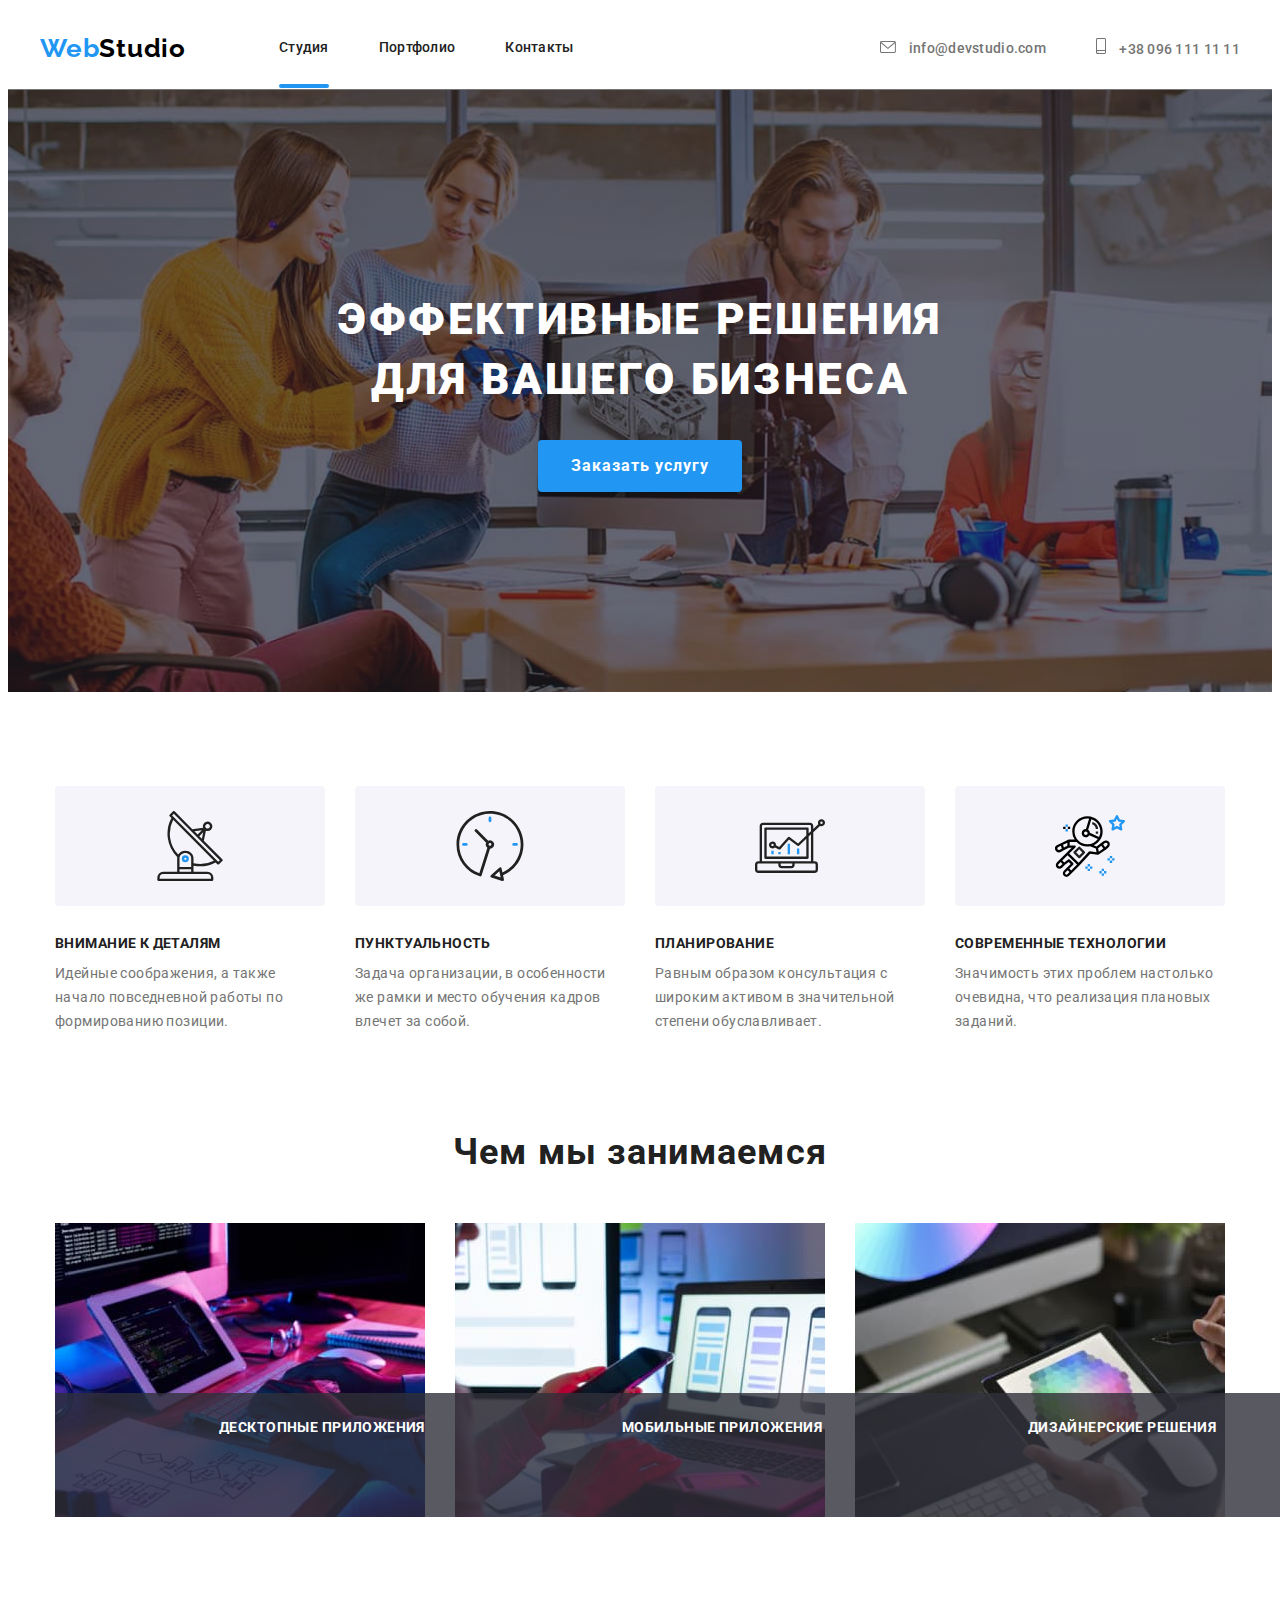
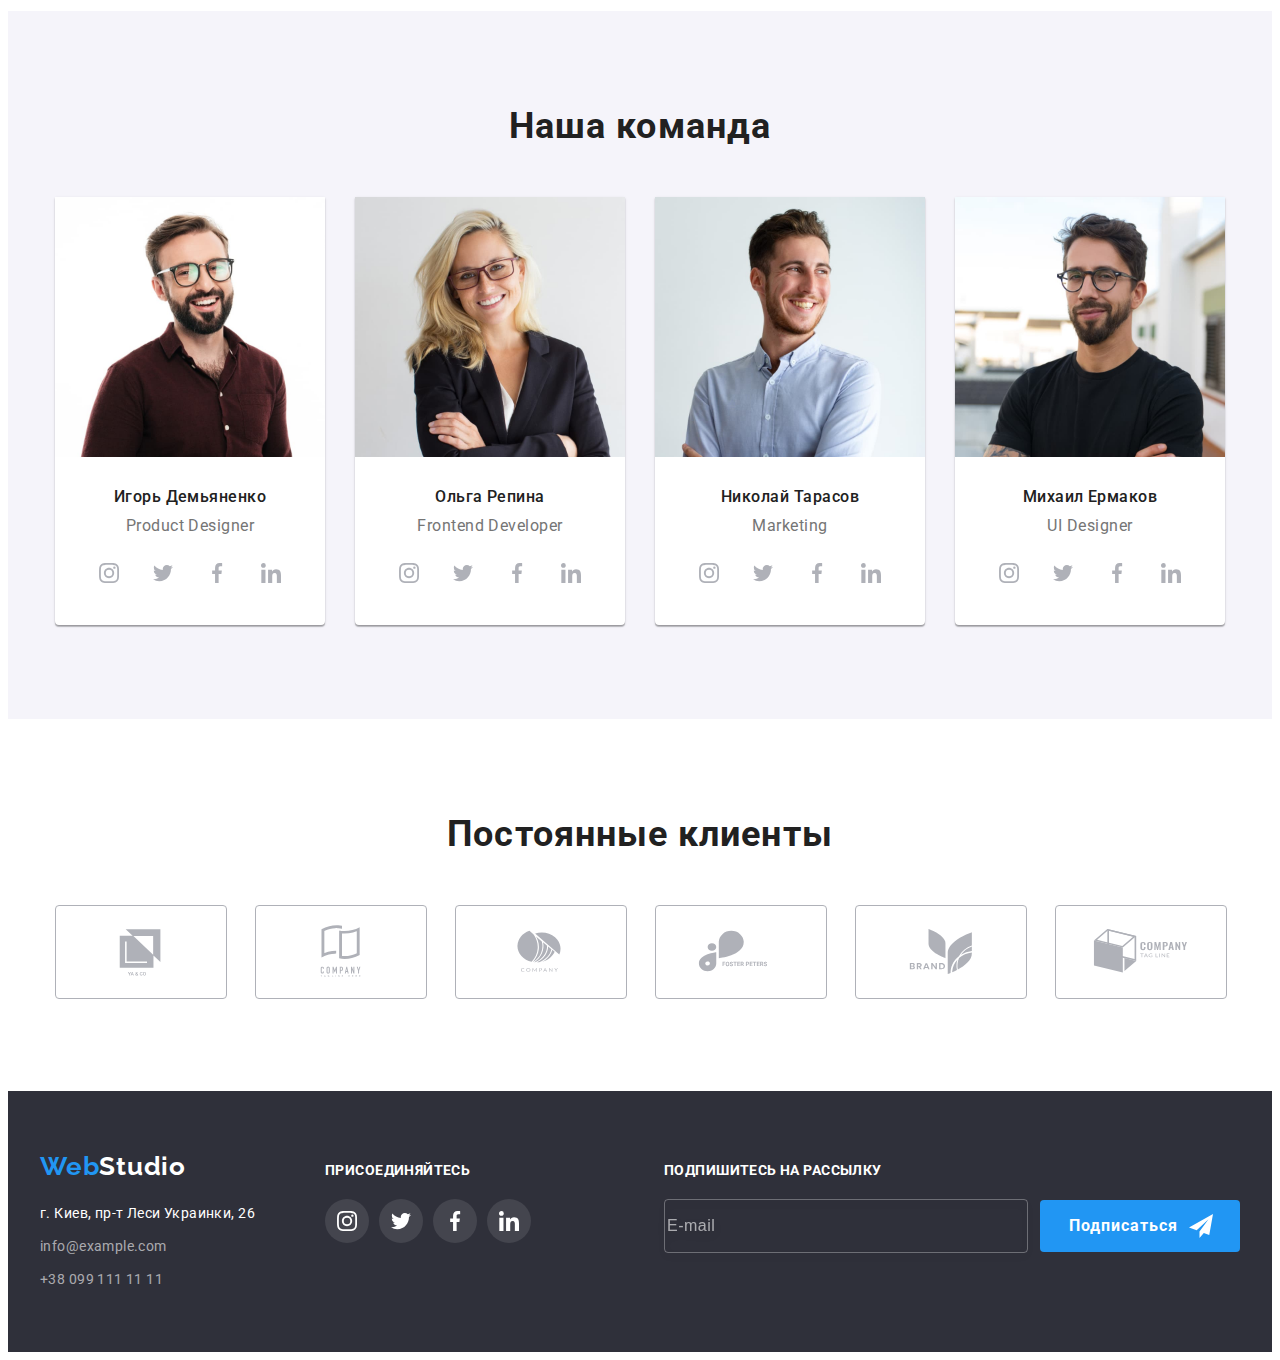
<file: index.html>
<!DOCTYPE html>
<html lang="ru">
  <head>
    <meta charset="UTF-8" />
    <meta http-equiv="X-UA-Compatible" content="IE=edge" />
    <meta name="viewport" content="width=device-width, initial-scale=1.0" />
    <title>Студия</title>
    <link rel="preconnect" href="https://fonts.googleapis.com" />
    <link rel="preconnect" href="https://fonts.gstatic.com" crossorigin />
    <link
      href="https://fonts.googleapis.com/css2?family=Raleway:wght@700&family=Roboto:wght@400;500;700;900&display=swap"
      rel="stylesheet"
    />
    <link
      rel="stylesheet"
      href="https://cdnjs.cloudflare.com/ajax/libs/modern-normalize/1.1.0/modern-normalize.min.css"
      integrity="sha512-wpPYUAdjBVSE4KJnH1VR1HeZfpl1ub8YT/NKx4PuQ5NmX2tKuGu6U/JRp5y+Y8XG2tV+wKQpNHVUX03MfMFn9Q=="
      crossorigin="anonymous"
      referrerpolicy="no-referrer"
    />
    <link rel="stylesheet" href="./css/styles.css" />
  </head>
  <body>
    <header class="header">
      <div class="container">
        <nav class="header-nav">
          <a class="logo" href="index.html"
            >Web<span class="logo-accent">Studio</span></a
          >

          <ul class="site-nav list">
            <li class="item">
              <a href="./index.html" class="header-link link current">Студия</a>
            </li>
            <li class="item">
              <a href="./portfolio.html" class="header-link link">Портфолио</a>
            </li>
            <li class="item">
              <a href="" class="header-link link">Контакты</a>
            </li>
          </ul>
        </nav>
        <ul class="contact-list list">
          <li class="contact-item">
            <a class="contact-link link" href="mailto:info@devstudio.com"
              ><svg class="contact-icon" width="16px" height="12px">
                <use href="./img/spraite.svg#icon-mailto"></use>
              </svg>
              info@devstudio.com
            </a>
          </li>
          <li class="contact-item">
            <a class="contact-link link" href="tel:+380961111111">
              <svg class="contact-icon" width="10px" height="16px">
                <use href="./img/spraite.svg#icon-smartphone"></use>
              </svg>
              +38 096 111 11 11
            </a>
          </li>
        </ul>
      </div>
    </header>
    <main>
      <section class="hero">
        <div class="container">
          <h1 class="hero-title">Эффективные решения для вашего бизнеса</h1>
          <button class="hero-btn button" type="button" data-modal-open>
            Заказать услугу
          </button>
        </div>
      </section>

      <section class="advantage">
        <div class="container">
          <h2 class="visually-hidden">Преимущества</h2>
          <ul class="advantage-list list">
            <li class="advantage-item icon-antenna">
              <div class="advantage-icon">
                <svg class="svg-advantage" width="70px" height="70px">
                  <use href="./img/spraite.svg#icon-antenna"></use>
                </svg>
              </div>
              <h3 class="advantage-title">Внимание к деталям</h3>
              <p class="advantage-text">
                Идейные соображения, а также начало повседневной работы по
                формированию позиции.
              </p>
            </li>
            <li class="advantage-item icon-clock">
              <div class="advantage-icon">
                <svg class="svg-advantage" width="70px" height="70px">
                  <use href="./img/spraite.svg#icon-clock"></use>
                </svg>
              </div>
              <h3 class="advantage-title">Пунктуальность</h3>
              <p class="advantage-text">
                Задача организации, в особенности же рамки и место обучения
                кадров влечет за собой.
              </p>
            </li>
            <li class="advantage-item icon-diagram">
              <div class="advantage-icon">
                <svg class="svg-advantage" width="70px" height="70px">
                  <use href="./img/spraite.svg#icon-diagram"></use>
                </svg>
              </div>
              <h3 class="advantage-title">Планирование</h3>
              <p class="advantage-text">
                Равным образом консультация с широким активом в значительной
                степени обуславливает.
              </p>
            </li>
            <li class="advantage-item icon-astronaut">
              <div class="advantage-icon">
                <svg class="svg-advantage" width="70px" height="70px">
                  <use href="./img/spraite.svg#icon-astronaut"></use>
                </svg>
              </div>
              <h3 class="advantage-title">Современные технологии</h3>
              <p class="advantage-text">
                Значимость этих проблем настолько очевидна, что реализация
                плановых заданий.
              </p>
            </li>
          </ul>
        </div>
      </section>

      <section class="work">
        <div class="container">
          <h2 class="work-title">Чем мы занимаемся</h2>
          <ul class="work-list list">
            <li class="work-item">
              <div class="work-img">
                <img
                  src="./img/img1.jpg"
                  alt="Десктопные приложения"
                  width="370"
                />
                <p class="work-top-text">Десктопные приложения</p>
              </div>
            </li>
            <li class="work-item">
              <div class="work-img">
                <img
                  src="./img/img2.jpg"
                  alt="Мобильные приложения"
                  width="370"
                />
                <p class="work-top-text">Мобильные приложения</p>
              </div>
            </li>
            <li class="work-item">
              <div class="work-img">
                <img
                  src="./img/img3.jpg"
                  alt="Дизайнерские решения"
                  width="370"
                />
                <p class="work-top-text">Дизайнерские решения</p>
              </div>
            </li>
          </ul>
        </div>
      </section>
      <section class="team">
        <div class="container">
          <h2 class="team-top-title">Наша команда</h2>
          <ul class="team-list list">
            <li class="team-item">
              <img src="./img/img4.jpg" alt="фото дизайнера" width="270" />
              <div class="team-box">
                <h3 class="team-title">Игорь Демьяненко</h3>
                <p class="team-text" lang="en">Product Designer</p>
                <ul class="team-coslink-list list">
                  <li class="team-coslink-item">
                    <a class="team-coslink-link link" href="">
                      <svg class="coslink-icon" width="20px" height="20px">
                        <use href="./img/spraite.svg#icon-instagram"></use>
                      </svg>
                    </a>
                  </li>
                  <li class="team-coslink-item">
                    <a class="team-coslink-link link" href="">
                      <svg class="coslink-icon" width="20px" height="20px">
                        <use href="./img/spraite.svg#icon-twitter"></use>
                      </svg>
                    </a>
                  </li>
                  <li class="team-coslink-item">
                    <a class="team-coslink-link link" href="">
                      <svg class="coslink-icon" width="20px" height="20px">
                        <use href="./img/spraite.svg#icon-facebook"></use>
                      </svg>
                    </a>
                  </li>
                  <li class="team-coslink-item">
                    <a class="team-coslink-link link" href="">
                      <svg class="coslink-icon" width="20px" height="20px">
                        <use href="./img/spraite.svg#icon-linkedin"></use>
                      </svg>
                    </a>
                  </li>
                </ul>
              </div>
            </li>
            <li class="team-item">
              <img src="./img/img5.jpg" alt="фото разработчика" width="270" />
              <div class="team-box">
                <h3 class="team-title">Ольга Репина</h3>
                <p class="team-text" lang="en">Frontend Developer</p>

                <ul class="team-coslink-list list">
                  <li class="team-coslink-item">
                    <a class="team-coslink-link link" href="">
                      <svg class="coslink-icon" width="20px" height="20px">
                        <use href="./img/spraite.svg#icon-instagram"></use>
                      </svg>
                    </a>
                  </li>
                  <li class="team-coslink-item">
                    <a class="team-coslink-link link" href="">
                      <svg class="coslink-icon" width="20px" height="20px">
                        <use href="./img/spraite.svg#icon-twitter"></use>
                      </svg>
                    </a>
                  </li>
                  <li class="team-coslink-item">
                    <a class="team-coslink-link link" href="">
                      <svg class="coslink-icon" width="20px" height="20px">
                        <use href="./img/spraite.svg#icon-facebook"></use>
                      </svg>
                    </a>
                  </li>
                  <li class="team-coslink-item">
                    <a class="team-coslink-link link" href="">
                      <svg class="coslink-icon" width="20px" height="20px">
                        <use href="./img/spraite.svg#icon-linkedin"></use>
                      </svg>
                    </a>
                  </li>
                </ul>
              </div>
            </li>
            <li class="team-item">
              <img src="./img/img6.jpg" alt="фото маркетолога" width="270" />
              <div class="team-box">
                <h3 class="team-title">Николай Тарасов</h3>
                <p class="team-text" lang="en">Marketing</p>

                <ul class="team-coslink-list list">
                  <li class="team-coslink-item">
                    <a class="team-coslink-link link" href="">
                      <svg class="coslink-icon" width="20px" height="20px">
                        <use href="./img/spraite.svg#icon-instagram"></use>
                      </svg>
                    </a>
                  </li>
                  <li class="team-coslink-item">
                    <a class="team-coslink-link link" href="">
                      <svg class="coslink-icon" width="20px" height="20px">
                        <use href="./img/spraite.svg#icon-twitter"></use>
                      </svg>
                    </a>
                  </li>
                  <li class="team-coslink-item">
                    <a class="team-coslink-link link" href="">
                      <svg class="coslink-icon" width="20px" height="20px">
                        <use href="./img/spraite.svg#icon-facebook"></use>
                      </svg>
                    </a>
                  </li>
                  <li class="team-coslink-item">
                    <a class="team-coslink-link link" href="">
                      <svg class="coslink-icon" width="20px" height="20px">
                        <use href="./img/spraite.svg#icon-linkedin"></use>
                      </svg>
                    </a>
                  </li>
                </ul>
              </div>
            </li>
            <li class="team-item">
              <img src="./img/img7.jpg" alt="фото дизайнера" width="270" />
              <div class="team-box">
                <h3 class="team-title">Михаил Ермаков</h3>
                <p class="team-text" lang="en">UI Designer</p>

                <ul class="team-coslink-list list">
                  <li class="team-coslink-item">
                    <a class="team-coslink-link link" href="">
                      <svg class="coslink-icon" width="20px" height="20px">
                        <use href="./img/spraite.svg#icon-instagram"></use>
                      </svg>
                    </a>
                  </li>
                  <li class="team-coslink-item">
                    <a class="team-coslink-link link" href="">
                      <svg class="coslink-icon" width="20px" height="20px">
                        <use href="./img/spraite.svg#icon-twitter"></use>
                      </svg>
                    </a>
                  </li>
                  <li class="team-coslink-item">
                    <a class="team-coslink-link link" href="">
                      <svg class="coslink-icon" width="20px" height="20px">
                        <use href="./img/spraite.svg#icon-facebook"></use>
                      </svg>
                    </a>
                  </li>
                  <li class="team-coslink-item">
                    <a class="team-coslink-link link" href="">
                      <svg class="coslink-icon" width="20px" height="20px">
                        <use href="./img/spraite.svg#icon-linkedin"></use>
                      </svg>
                    </a>
                  </li>
                </ul>
              </div>
            </li>
          </ul>
        </div>
      </section>
      <section class="client">
        <div class="container">
          <h2 class="title-client">Постоянные клиенты</h2>
          <ul class="list-client list">
            <li class="item-client">
              <a class="item-client-link link" href=""
                ><svg class="client-icon" width="106px" height="60px">
                  <use href="./img/spraite.svg#icon-client-1"></use>
                </svg>
              </a>
            </li>
            <li class="item-client">
              <a class="item-client-link link" href=""
                ><svg class="client-icon" width="106px" height="60px">
                  <use href="./img/spraite.svg#icon-client-2"></use>
                </svg>
              </a>
            </li>
            <li class="item-client">
              <a class="item-client-link link" href=""
                ><svg class="client-icon" width="106px" height="60px">
                  <use href="./img/spraite.svg#icon-client-3"></use>
                </svg>
              </a>
            </li>
            <li class="item-client">
              <a class="item-client-link link" href=""
                ><svg class="client-icon" width="106px" height="60px">
                  <use href="./img/spraite.svg#icon-client-4"></use>
                </svg>
              </a>
            </li>
            <li class="item-client">
              <a class="item-client-link link" href=""
                ><svg class="client-icon" width="106px" height="60px">
                  <use href="./img/spraite.svg#icon-client-5"></use>
                </svg>
              </a>
            </li>
            <li class="item-client">
              <a class="item-client-link link" href=""
                ><svg class="client-icon" width="106px" height="60px">
                  <use href="./img/spraite.svg#icon-client-6"></use>
                </svg>
              </a>
            </li>
          </ul>
        </div>
      </section>
    </main>

    <footer class="footer">
      <div class="container">
        <div class="footer-address-box">
          <a class="logo-footer" href="index.html"
            >Web<span class="logo-accent-footer">Studio</span></a
          >
          <address class="footer-address">
            г. Киев, пр-т Леси Украинки, 26
          </address>
          <ul class="footer-list list">
            <li class="footer-item">
              <a class="footer-contact link" href="mailto:info@example.com"
                >info@example.com</a
              >
            </li>
            <li class="footer-list">
              <a class="footer-contact link" href="tel:+380991111111"
                >+38 099 111 11 11</a
              >
            </li>
          </ul>
        </div>
        <div class="footer-soclink">
          <h2 class="footer-title">присоединяйтесь</h2>
          <ul class="footer-soc-list list">
            <li class="footer-soc-item">
              <a class="footer-soc-link link" href=""
                ><svg class="footer-icon" width="20px" height="20px">
                  <use href="./img/spraite.svg#icon-instagram"></use>
                </svg>
              </a>
            </li>
            <li class="footer-soc-item">
              <a class="footer-soc-link link" href=""
                ><svg class="footer-icon" width="20px" height="20px">
                  <use href="./img/spraite.svg#icon-twitter"></use>
                </svg>
              </a>
            </li>
            <li class="footer-soc-item">
              <a class="footer-soc-link link" href=""
                ><svg class="footer-icon" width="20px" height="20px">
                  <use href="./img/spraite.svg#icon-facebook"></use>
                </svg>
              </a>
            </li>
            <li class="footer-soc-item">
              <a class="footer-soc-link link" href=""
                ><svg class="footer-icon" width="20px" height="20px">
                  <use href="./img/spraite.svg#icon-linkedin"></use>
                </svg>
              </a>
            </li>
          </ul>
        </div>

        <div class="subscribe">
          <p class="subscribe-text">Подпишитесь на рассылку</p>

          <form name="footer-subscribe" class="footer-subscribe">
            <input
              type="email"
              class="footer-input"
              name="user-email-two"
              id="user-email-two"
              placeholder="E-mail"
            />

            <button type="submit" class="footer-btn">
              Подписаться
              <svg class="footer-btn-icon" width="24" height="24">
                <use href="./img/spraite.svg#icon-icon-send"></use>
              </svg>
            </button>
          </form>
        </div>
      </div>
    </footer>

    <div class="backdrop is-hidden" data-modal>
      <div class="modal">
        <button type="button" class="modal-close-btn" data-modal-close>
          <svg class="masters-soc-icon" width="18" height="18">
            <use href="./img/spraite.svg#icon-close"></use>
          </svg>
        </button>
        <p class="modal-title">Оставьте свои данные, мы вам перезвоним</p>

        <form>
          <div class="modal-field">
            <label for="user-name" class="modal-label"> Имя</label>
            <div class="input-wrap">
              <input
                type="text"
                class="modal-input"
                name="user-name"
                required
                id="user-name"
              />
              <svg class="modal-icon" width="18" height="18">
                <use href="./img/spraite.svg#icon-person"></use>
              </svg>
            </div>
          </div>

          <div class="modal-field">
            <label for="user-tel" class="modal-label">Телефон</label>
            <div class="input-wrap">
              <input
                type="tel"
                class="modal-input"
                name="user-tel"
                required
                id="user-tel"
              />
              <svg class="modal-icon" width="18" height="18">
                <use href="./img/spraite.svg#icon-phone-mod"></use>
              </svg>
            </div>
          </div>

          <div class="modal-field">
            <label for="user-email" class="modal-label">Почта</label>
            <div class="input-wrap">
              <input
                type="email"
                class="modal-input"
                name="user-email"
                id="user-email"
              />
              <svg class="modal-icon" width="18" height="18">
                <use href="./img/spraite.svg#icon-email-mod"></use>
              </svg>
            </div>
          </div>

          <div class="modal-field">
            <label for="user-text" class="modal-label">Комментарий</label>
            <textarea
              name="user-text"
              id="user-text"
              class="modal-text"
              placeholder="Введите текст"
            ></textarea>
          </div>

          <div class="modal-field">
            <input
              type="checkbox"
              name="privacy"
              value="true"
              class="modal-check visually-hidden"
              id="privacy"
            />
            <label for="privacy" class="check-text">
              Соглашаюсь с рассылкой и принимаю
              <a href="" class="check-link">Условия договора</a>
            </label>
          </div>

          <button type="submit" class="hero-btn">Отправить</button>
        </form>
      </div>
    </div>

    <script src="./js/modal.js"></script>
  </body>
</html>
</file>
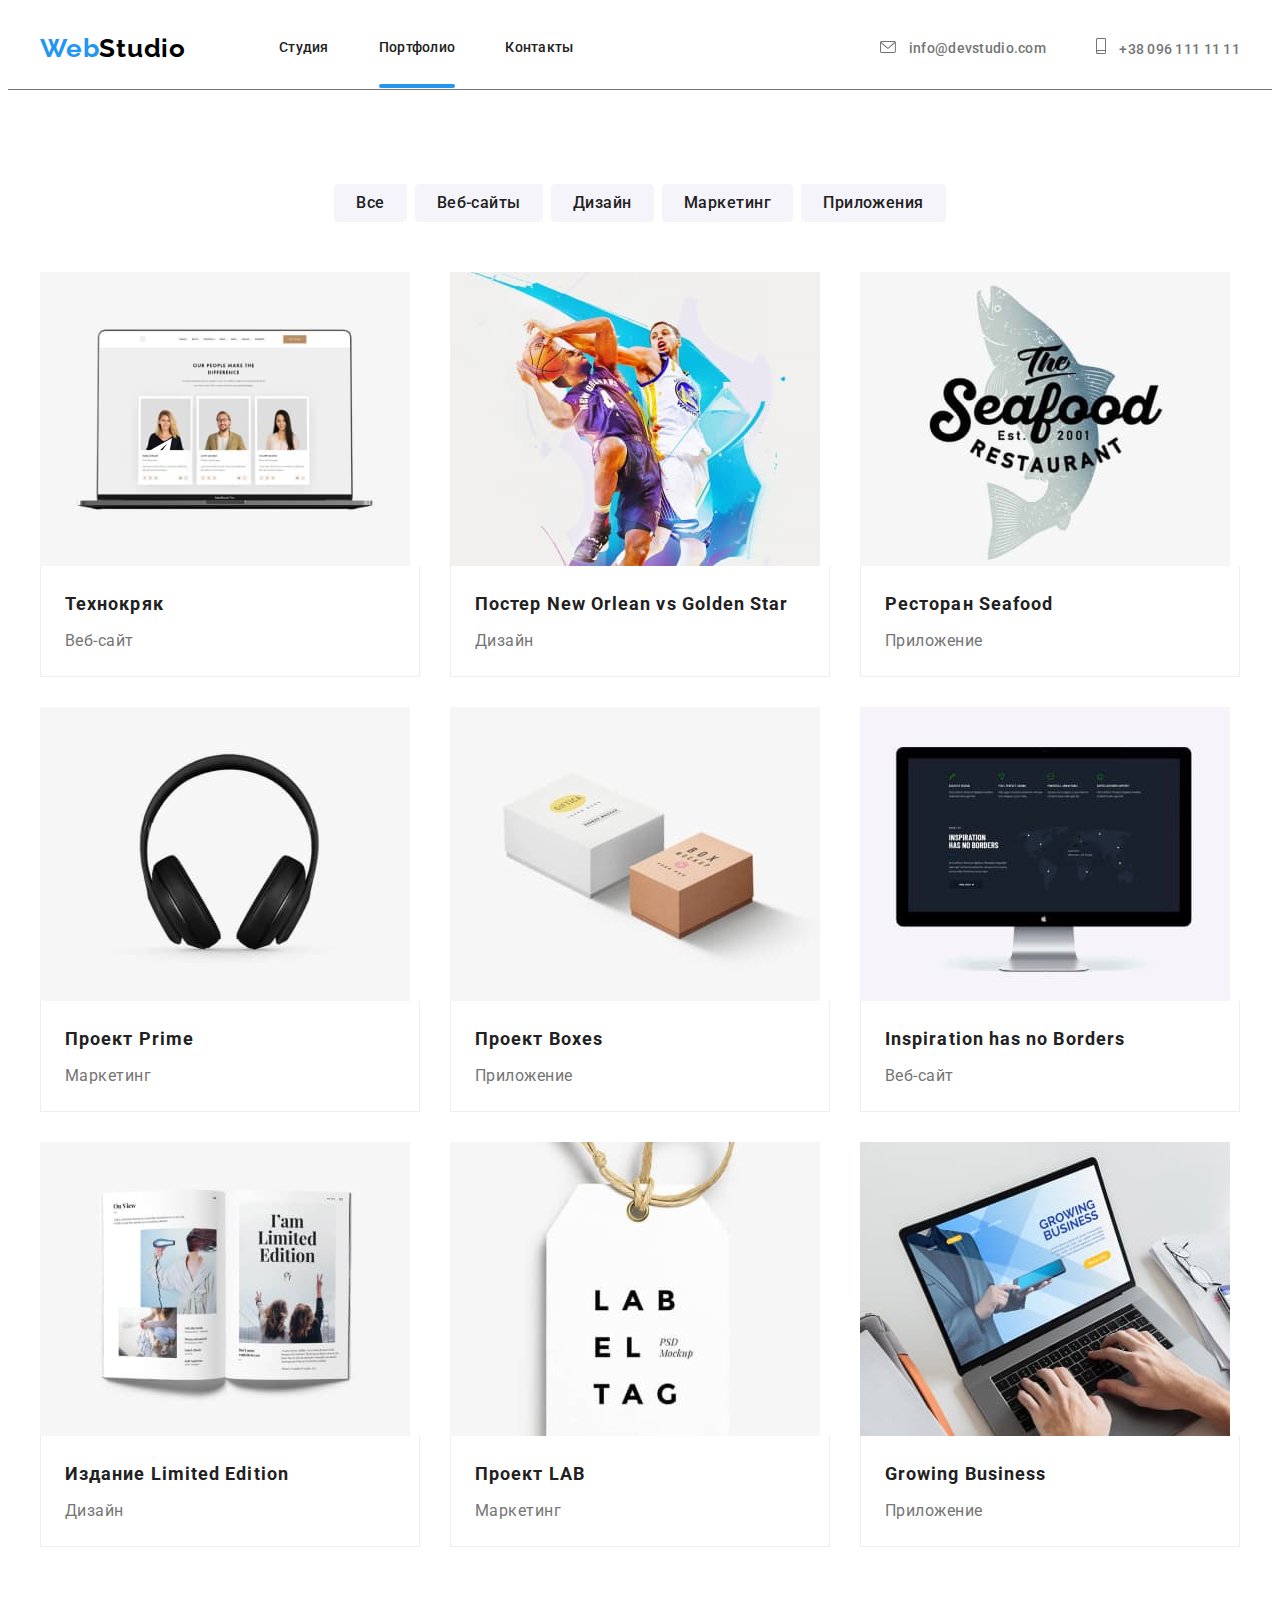
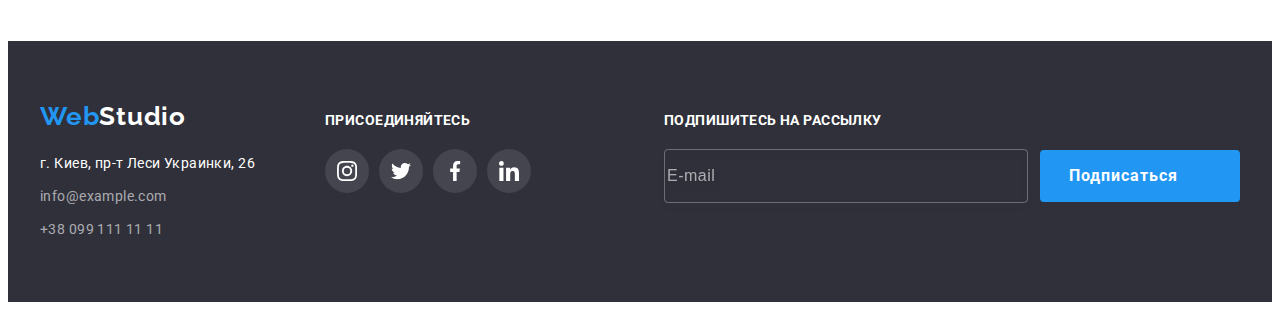
<file: portfolio.html>
<!DOCTYPE html>
<html lang="ru">
  <head>
    <meta charset="UTF-8" />
    <meta http-equiv="X-UA-Compatible" content="IE=edge" />
    <meta name="viewport" content="width=device-width, initial-scale=1.0" />
    <title>Портфолио</title>
    <link rel="preconnect" href="https://fonts.googleapis.com" />
    <link rel="preconnect" href="https://fonts.gstatic.com" crossorigin />
    <link
      href="https://fonts.googleapis.com/css2?family=Raleway:wght@700&family=Roboto:wght@400;500;700;900&display=swap"
      rel="stylesheet"
    />
    <link
      rel="stylesheet"
      href="https://cdnjs.cloudflare.com/ajax/libs/modern-normalize/1.1.0/modern-normalize.min.css"
      integrity="sha512-wpPYUAdjBVSE4KJnH1VR1HeZfpl1ub8YT/NKx4PuQ5NmX2tKuGu6U/JRp5y+Y8XG2tV+wKQpNHVUX03MfMFn9Q=="
      crossorigin="anonymous"
      referrerpolicy="no-referrer"
    />
    <link rel="stylesheet" href="./css/styles.css" />
  </head>
  <body>
    <header class="header">
      <div class="container">
        <nav class="header-nav">
          <a class="logo" href="index.html"
            >Web<span class="logo-accent">Studio</span></a
          >
          <ul class="site-nav list">
            <li class="item">
              <a href="./index.html" class="header-link link">Студия</a>
            </li>
            <li class="item">
              <a href="./portfolio.html" class="header-link link current"
                >Портфолио</a
              >
            </li>
            <li class="item">
              <a href="" class="header-link link">Контакты</a>
            </li>
          </ul>
        </nav>
        <ul class="contact-list list">
          <li class="contact-item">
            <a class="contact-link link" href="mailto:info@devstudio.com">
              <svg class="contact-icon" width="16px" height="12px">
                <use href="./img/spraite.svg#icon-mailto"></use>
              </svg>
              info@devstudio.com
            </a>
          </li>
          <li class="contact-item">
            <a class="contact-link link" href="tel:+380961111111">
              <svg class="contact-icon" width="10px" height="16px">
                <use href="./img/spraite.svg#icon-smartphone"></use>
              </svg>
              +38 096 111 11 11
            </a>
          </li>
        </ul>
      </div>
    </header>
    <main>
      <section class="gallery">
        <div class="container">
          <h1 class="visually-hidden">Проекты</h1>
          <div class="gallery-menu">
            <ul class="gallery-menu-list list">
              <li class="gallery-menu-item">
                <button type="button" class="gallery-btn button">Все</button>
              </li>
              <li class="gallery-menu-item">
                <button type="button" class="gallery-btn button">
                  Веб-сайты
                </button>
              </li>
              <li class="gallery-menu-item">
                <button type="button" class="gallery-btn button">Дизайн</button>
              </li>
              <li class="gallery-menu-item">
                <button type="button" class="gallery-btn button">
                  Маркетинг
                </button>
              </li>
              <li class="gallery-menu-item">
                <button type="button" class="gallery-btn button">
                  Приложения
                </button>
              </li>
            </ul>
          </div>

          <ul class="gallery-list list">
            <li class="gallery-item">
              <a href="" class="gallery-link">
                <div class="gallery-img">
                  <img
                    src="./img/tehnokryak.jpg"
                    alt="Проект Технокряк"
                    width="370"
                  />
                  <p class="gallery-top-text">
                    Ресурс предлагает комплексные предложения с разным уровнем
                    функционала и сервисов. Все это позволит посетителю получить
                    исчерпывающие сведения о компании или частном лице.
                  </p>
                </div>
                <div class="gallery-box">
                  <h2 class="gallery-title link">Технокряк</h2>
                  <p class="gallery-text link">Веб-сайт</p>
                </div>
              </a>
            </li>
            <li class="gallery-item">
              <a href="" class="gallery-link">
                <div class="gallery-img">
                  <img
                    src="./img/orlean.jpg"
                    alt="Проект New Orlean vs Golden Star"
                    width="370"
                  />
                  <p class="gallery-top-text">
                    Ресурс предлагает комплексные предложения с разным уровнем
                    функционала и сервисов. Все это позволит посетителю получить
                    исчерпывающие сведения о компании или частном лице.
                  </p>
                </div>
                <div class="gallery-box">
                  <h2 class="gallery-title link">
                    Постер New Orlean vs Golden Star
                  </h2>
                  <p class="gallery-text link">Дизайн</p>
                </div>
              </a>
            </li>
            <li class="gallery-item">
              <a href="" class="gallery-link">
                <div class="gallery-img">
                  <img
                    src="./img/seafood.jpg"
                    alt="Проект Ресторан Seafood"
                    width="370"
                  />
                  <p class="gallery-top-text">
                    Ресурс предлагает комплексные предложения с разным уровнем
                    функционала и сервисов. Все это позволит посетителю получить
                    исчерпывающие сведения о компании или частном лице.
                  </p>
                </div>
                <div class="gallery-box">
                  <h2 class="gallery-title link">Ресторан Seafood</h2>
                  <p class="gallery-text link">Приложение</p>
                </div>
              </a>
            </li>

            <li class="gallery-item">
              <a href="" class="gallery-link">
                <div class="gallery-img">
                  <img src="./img/prime.jpg" alt="Проект Prime" width="370" />
                  <p class="gallery-top-text">
                    Ресурс предлагает комплексные предложения с разным уровнем
                    функционала и сервисов. Все это позволит посетителю получить
                    исчерпывающие сведения о компании или частном лице.
                  </p>
                </div>
                <div class="gallery-box">
                  <h2 class="gallery-title link">Проект Prime</h2>
                  <p class="gallery-text link">Маркетинг</p>
                </div>
              </a>
            </li>

            <li class="gallery-item">
              <a href="" class="gallery-link">
                <div class="gallery-img">
                  <img src="./img/boxes.jpg" alt="Проект Boxes" width="370" />
                  <p class="gallery-top-text">
                    Ресурс предлагает комплексные предложения с разным уровнем
                    функционала и сервисов. Все это позволит посетителю получить
                    исчерпывающие сведения о компании или частном лице.
                  </p>
                </div>
                <div class="gallery-box">
                  <h2 class="gallery-title link">Проект Boxes</h2>
                  <p class="gallery-text link">Приложение</p>
                </div>
              </a>
            </li>

            <li class="gallery-item">
              <a href="" class="gallery-link">
                <div class="gallery-img">
                  <img
                    src="./img/borders.jpg"
                    alt="Проект Inspiration has no Borders"
                    width="370"
                  />
                  <p class="gallery-top-text">
                    Ресурс предлагает комплексные предложения с разным уровнем
                    функционала и сервисов. Все это позволит посетителю получить
                    исчерпывающие сведения о компании или частном лице.
                  </p>
                </div>
                <div class="gallery-box">
                  <h2 class="gallery-title link">Inspiration has no Borders</h2>
                  <p class="gallery-text link">Веб-сайт</p>
                </div>
              </a>
            </li>

            <li class="gallery-item">
              <a href="" class="gallery-link">
                <div class="gallery-img">
                  <img
                    src="./img/edition.jpg"
                    alt="Проект Limited Edition"
                    width="370"
                  />
                  <p class="gallery-top-text">
                    Ресурс предлагает комплексные предложения с разным уровнем
                    функционала и сервисов. Все это позволит посетителю получить
                    исчерпывающие сведения о компании или частном лице.
                  </p>
                </div>
                <div class="gallery-box">
                  <h2 class="gallery-title link">Издание Limited Edition</h2>
                  <p class="gallery-text link">Дизайн</p>
                </div>
              </a>
            </li>

            <li class="gallery-item">
              <a href="" class="gallery-link">
                <div class="gallery-img">
                  <img src="./img/lab.jpg" alt="Проект LAB" width="370" />
                  <p class="gallery-top-text">
                    Ресурс предлагает комплексные предложения с разным уровнем
                    функционала и сервисов. Все это позволит посетителю получить
                    исчерпывающие сведения о компании или частном лице.
                  </p>
                </div>
                <div class="gallery-box">
                  <h2 class="gallery-title link">Проект LAB</h2>
                  <p class="gallery-text link">Маркетинг</p>
                </div>
              </a>
            </li>

            <li class="gallery-item">
              <a href="" class="gallery-link">
                <div class="gallery-img">
                  <img
                    src="./img/business.jpg"
                    alt="Проект Growing Business"
                    width="370"
                  />
                  <p class="gallery-top-text">
                    Ресурс предлагает комплексные предложения с разным уровнем
                    функционала и сервисов. Все это позволит посетителю получить
                    исчерпывающие сведения о компании или частном лице.
                  </p>
                </div>
                <div class="gallery-box">
                  <h2 class="gallery-title link">Growing Business</h2>
                  <p class="gallery-text link">Приложение</p>
                </div>
              </a>
            </li>
          </ul>
        </div>
      </section>
    </main>

    <footer class="footer">
      <div class="container">
        <div class="footer-address-box">
          <a class="logo-footer" href="index.html"
            >Web<span class="logo-accent-footer">Studio</span></a
          >
          <address class="footer-address">
            г. Киев, пр-т Леси Украинки, 26
          </address>
          <ul class="footer-list list">
            <li class="footer-item">
              <a class="footer-contact link" href="mailto:info@example.com"
                >info@example.com</a
              >
            </li>
            <li class="footer-list">
              <a class="footer-contact link" href="tel:+380991111111"
                >+38 099 111 11 11</a
              >
            </li>
          </ul>
        </div>
        <div class="footer-soclink">
          <h2 class="footer-title">присоединяйтесь</h2>
          <ul class="footer-soc-list list">
            <li class="footer-soc-item">
              <a class="footer-soc-link link" href=""
                ><svg class="footer-icon" width="20px" height="20px">
                  <use href="./img/spraite.svg#icon-instagram"></use>
                </svg>
              </a>
            </li>
            <li class="footer-soc-item">
              <a class="footer-soc-link link" href=""
                ><svg class="footer-icon" width="20px" height="20px">
                  <use href="./img/spraite.svg#icon-twitter"></use>
                </svg>
              </a>
            </li>
            <li class="footer-soc-item">
              <a class="footer-soc-link link" href=""
                ><svg class="footer-icon" width="20px" height="20px">
                  <use href="./img/spraite.svg#icon-facebook"></use>
                </svg>
              </a>
            </li>
            <li class="footer-soc-item">
              <a class="footer-soc-link link" href=""
                ><svg class="footer-icon" width="20px" height="20px">
                  <use href="./img/spraite.svg#icon-linkedin"></use>
                </svg>
              </a>
            </li>
          </ul>
        </div>
        <div class="subscribe">
          <p class="subscribe-text">Подпишитесь на рассылку</p>

          <form name="footer-subscribe" class="footer-subscribe">
            <input
              type="email"
              class="footer-input"
              name="user-email-two"
              id="user-email-two"
              placeholder="E-mail"
            />
            <div class="footer-btn-box">
              <button type="submit" class="footer-btn">Подписаться</button>
              <svg class="footer-btn-icon" width="24" height="24">
                <use href="./img/spraite.svg#icon-icon-send"></use>
              </svg>
            </div>
          </form>
        </div>
      </div>
    </footer>
  </body>
</html>
</file>
<file: css/styles.css>
/* основний колір заголовків 2-3 рівня #212121;  */
/* основний колір тексту  #757575;*/
/* акцент #2196f3; */

:root {
  --primary-text-color: #757575;
  --tittle-text-color: #212121;
  --accent-color: #2196f3;
  --main-tittle-text-color: #ffffff;
  --typical-margin: 30px;
}
p,
h1,
h2,
h3,
h4,
h5,
h6 {
  margin: 0;
}

ul,
ol {
  margin: 0;
  padding-left: 0;
}
button {
  cursor: pointer;
}

img {
  display: block;
  max-width: 100%;
  height: auto;
}
body {
  font-family: Roboto, sans-serif;
}
.container {
  width: 1200px;
  margin: 0 auto;
  padding-left: 15px;
  padding-right: 15px;
  /* outline: 2px solid red; */
}

.link {
  text-decoration: none;
}
.list {
  list-style: none;
}
.visually-hidden {
  position: absolute;
  white-space: nowrap;
  width: 1px;
  height: 1px;
  overflow: hidden;
  border: 0;
  padding: 0;
  clip: rect(0 0 0 0);
  clip-path: inset(50%);
  margin: -1px;
}

/* ----------------------header---------------------- */
.header {
  background: #ffffff;
  padding-top: 25px;
  padding-bottom: 25px;
  border-bottom: #757575 solid 1px;
}

/* ----------------------логотип---------------------- */
.logo {
  font-family: Raleway, sans-serif;
  font-weight: 700;
  font-size: 26px;
  line-height: 1.19;
  letter-spacing: 0.03em;
  color: var(--accent-color);
  text-decoration: none;
}
.logo-accent {
  color: #000000;
}

/* ----------------------------header--меню сторінки ------------------*/
.site-nav {
  display: flex;
  margin-left: 93px;
}
.header-nav {
  display: flex;
  align-items: center;
}
.site-nav .item + .item {
  margin-left: 50px;
}

.site-nav .link {
  display: block;

  text-decoration: none;
  font-weight: 500;
  font-size: 14px;
  line-height: 1.14;
  letter-spacing: 0.02em;
  color: var(--tittle-text-color);
  transition-property: color;
  transition-duration: 250ms;
  transition-timing-function: cubic-bezier(0.4, 0, 0.2, 1);
}

.site-nav .link:hover,
.site-nav .link:focus {
  color: var(--accent-color);
}

.header-link {
  position: relative;
}

.header-link.current:after {
  content: "";
  position: absolute;
  width: 100%;
  height: 4px;
  background-color: var(--accent-color);
  border-radius: 2px;
  left: 0;
  bottom: -32px;
}
/*---------------header--- телефон,ел.пошта ------------*/
.header .container {
  display: flex;
  align-items: center;
}
.contact-list {
  display: flex;
  margin-left: auto;
}

.contact-list .contact-item + .contact-item {
  margin-left: 50px;
}

.contact-link {
  font-weight: 500;
  font-size: 14px;
  line-height: 1.14;
  letter-spacing: 0.02em;
  color: var(--primary-text-color);
  transition-property: color;
  transition-duration: 250ms;
  transition-timing-function: cubic-bezier(0.4, 0, 0.2, 1);

  /* display: flex;
  align-items: center; */
}
.contact-link:hover,
.contact-link:focus {
  color: var(--accent-color);
}
.contact-icon {
  margin-right: 10px;
  /* fill: var(--primary-text-color); */
  background-repeat: no-repeat;
  background-position: center;
  background-size: contain;

  fill: currentColor;
  justify-content: center;
}

/* .contact-icon:hover,
.contact-icon:focus {
  fill: var(--accent-color);
} */

/*----------- Перша секція-HERO-ЭФФЕКТИВНЫЕ РЕШЕНИЯ ДЛЯ ВАШЕГО БИЗНЕСА---------*/
.hero {
  background: #2f303a;
  text-align: center;
  max-width: 1600px;
  max-height: 600px;
  margin-left: auto;
  margin-right: auto;
  background-repeat: no-repeat;
  background-position: center;
  background-size: cover;
  background-image: linear-gradient(
      to right,
      rgba(47, 48, 58, 0.4),
      rgba(47, 48, 58, 0.4)
    ),
    url(../img/hero.jpg);
  padding-top: 200px;
  padding-bottom: 200px;
}

.hero .container {
}
.hero-title {
  font-weight: 900;
  font-size: 44px;
  line-height: 1.36;
  letter-spacing: 0.06em;
  text-transform: uppercase;
  color: var(--main-tittle-text-color);
  margin-bottom: var(--typical-margin);
  max-width: 696px;
  margin-left: auto;
  margin-right: auto;
}
.hero-btn {
  font-family: inherit;
  font-weight: 700;
  font-size: 16px;
  line-height: 1.88;
  letter-spacing: 0.06em;
  color: var(--main-tittle-text-color);
  background: #2196f3;
  cursor: pointer;
  display: block;
  padding: 10px 32px;
  border: 1px solid transparent;
  border-radius: 4px;
  min-width: 200px;
  margin-left: auto;
  margin-right: auto;
  box-shadow: 0px 4px 4px rgba(0, 0, 0, 0.15);
  transition: background 250ms cubic-bezier(0.4, 0, 0.2, 1);
}

.hero-btn:hover,
.hero-btn:focus {
  background: #188ce8;
}
/* ------------------------------MODAL--------------- */
.backdrop {
  width: 100%;
  height: 100%;
  background-color: rgba(0, 0, 0, 0.2);
  position: fixed;
  top: 0;
  transition: opacity 250ms, visibility 250ms;
}

/* .backdrop.is-hidden .modal {
  transform: translate(-50%, -50%) scale(0) rotate(180deg);
} */

.modal {
  width: 528px;
  min-height: 581px;
  background-color: #ffffff;
  border-radius: 4px;
  box-shadow: 0px 1px 3px rgba(0, 0, 0, 0.12), 0px 1px 1px rgba(0, 0, 0, 0.14),
    0px 2px 1px rgba(0, 0, 0, 0.2);
  position: absolute;
  top: 50%;
  left: 50%;
  transform: translate(-50%, -50%);
  /* transform: translate(-50%, -50%) scale(1) rotate(0); */
  transition: transform 250ms cubic-bezier(0.4, 0, 0.2, 1);
  padding: 40px;
}

.modal-close-btn {
  width: 30px;
  height: 30px;
  border: 1px solid rgba(0, 0, 0, 0.1);
  border-radius: 50%;
  background-color: transparent;
  fill: #000000;
  position: absolute;
  top: 8px;
  right: 8px;
  display: flex;
  align-items: center;
  justify-content: center;
  padding: 0;
  transition: fill 250ms cubic-bezier(0.4, 0, 0.2, 1);
}
.modal-close-btn:focus,
.modal-close-btn:hover {
  fill: var(--accent-color);
}

.is-hidden {
  visibility: hidden;
  opacity: 0;
  pointer-events: none;
}

.no-scroll {
  overflow: hidden;
}
.modal-title {
  margin-bottom: 12px;
  text-align: center;

  font-weight: 700;
  font-size: 20px;
  line-height: 1.15;
  text-align: center;
  letter-spacing: 0.03em;
  color: #212121;
}
.modal-field {
  margin-bottom: 10px;
}
.input-wrap {
  position: relative;
}

.modal-icon {
  position: absolute;
  left: 7px;
  top: 50%;
  transform: translateY(-50%);
  transition: fill 250ms cubic-bezier(0.4, 0, 0.2, 1);
}
.modal-input:focus + .modal-icon {
  fill: var(--accent-color);
}

.modal-input {
  width: 100%;
  height: 40px;
  border: 1px solid rgba(33, 33, 33, 0.2);
  border-radius: 4px;

  padding-left: 42px;

  outline: none;
  transition: border-color 250ms cubic-bezier(0.4, 0, 0.2, 1);

  /* font-weight: 400;
  font-size: 12px;
  line-height: 1.17;
  letter-spacing: 0.01em;
  color: rgba(117, 117, 117, 0.5); */
}

.modal-input:focus,
.modal-input:hover {
  border-color: var(--accent-color);
}

.modal-text {
  padding: 12px 16px;

  width: 100%;
  height: 120px;

  border: 1px solid rgba(33, 33, 33, 0.2);

  border-radius: 4px;
  resize: none;

  outline: none;
  transition: border-color 250ms cubic-bezier(0.4, 0, 0.2, 1);

  /* font-weight: 400;
  font-size: 14px;
  line-height: 1.17;
  letter-spacing: 0.01em;

  color: rgba(117, 117, 117, 0.5); */
}

.modal-text:focus,
.modal-text:hover {
  border-color: var(--accent-color);
}

.modal-input::placeholder {
  font-weight: 400;
  font-size: 14px;
  line-height: 1.14;
  letter-spacing: 0.01em;

  color: rgba(117, 117, 117, 0.5);
}

.modal-label {
  font-weight: 400;
  font-size: 12px;
  line-height: 1.17;
  letter-spacing: 0.01em;
  color: #757575;

  margin-bottom: 4px;
  display: block;
}

.modal-field {
  margin-bottom: 10px;
}

.check-text::before {
  content: "";
  width: 16px;
  height: 15px;
  border: 2px solid #212121;
  border-radius: 2px;
  margin-right: 8px;
}

.modal-check:checked + .check-text::before {
  background-color: var(--accent-color);
  background-image: url(../img/vector.svg);
  border: none;
  background-repeat: no-repeat;
  background-position: center;
  transition: border-color 250ms cubic-bezier(0.4, 0, 0.2, 1);
}

.modal-check:focus + .check-text::before {
  border-color: var(--accent-color);
}
.check-text {
  display: flex;
  align-items: center;
  position: relative;

  font-weight: 400;
  font-size: 14px;
  line-height: 1.71;
  letter-spacing: 0.03em;
  color: #757575;
}
.check-link {
  margin-left: 4px;

  font-weight: 400;
  font-size: 14px;
  line-height: 1.71;
  letter-spacing: 0.03em;
  text-decoration-line: underline;
  color: #2196f3;
}

/*---------------Переваги-advantage------------------ */
.advantage {
  text-align: left;

  padding-top: 94px;
  padding-bottom: 47px;
  background-color: #ffffff;
}

.advantage-list {
  display: flex;
  align-items: center;
  justify-content: center;
}
.advantage-list .advantage-item + .advantage-item {
  margin-left: var(--typical-margin);
}

.advantage-item {
  max-width: 270px;
  min-height: 251px;
}

.advantage-title {
  font-size: 14px;
  line-height: 1.14;
  letter-spacing: 0.03em;
  text-transform: uppercase;
  color: var(--tittle-text-color);
  margin-bottom: 10px;
}
.advantage-text {
  font-size: 14px;
  line-height: 1.71;
  letter-spacing: 0.03em;
  color: var(--primary-text-color);
}
/* --------------------advantage-icon------------- */
.advantage-icon {
  display: flex;

  height: 120px;
  border-radius: 4px;
  justify-content: center;
  align-items: center;
  margin-bottom: 30px;

  background-color: #f5f4fa;
}
.svg-advantage {
  width: 70px;
  height: 70px;
}
/*------------------------work--Чем мы занимаемся----------------------- */
.work {
  padding-bottom: 94px;
  padding-top: 47px;
}
.work-list {
  display: flex;
  align-items: center;
  justify-content: center;
}
.work-list .work-item + .work-item {
  margin-left: var(--typical-margin);
}

.work-title {
  font-size: 36px;
  line-height: 1.17;
  letter-spacing: 0.03em;
  color: var(--tittle-text-color);
  margin-bottom: 50px;
  text-align: center;
}
.work-img {
  position: relative;
}

.work-top-text {
  position: absolute;
  width: 100%;
  min-height: 70px;
  bottom: 0;

  padding: 27px 82px;

  font-weight: 700;
  font-size: 14px;
  line-height: 1.14;
  text-align: center;
  letter-spacing: 0.03em;
  text-transform: uppercase;
  color: #ffffff;
  background: rgba(47, 48, 58, 0.8);
}
/*-------------------Наша команда-team------------------ */
.team {
  background: #f5f4fa;
  padding-top: 94px;
  padding-bottom: 94px;
}
.team-top-title {
  font-size: 36px;
  line-height: 1.17;
  letter-spacing: 0.03em;
  color: var(--tittle-text-color);
  margin-bottom: 50px;
  text-align: center;
}
.team-list {
  display: flex;
  align-items: center;
  justify-content: center;
}
.team-list .team-item + .team-item {
  margin-left: var(--typical-margin);
}
.team-item {
  background: #ffffff;
  box-shadow: 0px 1px 3px rgba(0, 0, 0, 0.12), 0px 1px 1px rgba(0, 0, 0, 0.14),
    0px 2px 1px rgba(0, 0, 0, 0.2);
  border-radius: 0px 0px 4px 4px;
}
.team-title {
  font-weight: 500;
  font-size: 16px;
  line-height: 1.19;
  text-align: center;
  letter-spacing: 0.03em;
  color: var(--tittle-text-color);
  margin-bottom: 10px;
}
.team-text {
  line-height: 1.19;
  text-align: center;
  letter-spacing: 0.03em;
  color: var(--primary-text-color);
  margin-bottom: 16px;
}
.team-box {
  padding-top: 30px;
  padding-bottom: 30px;
}
/* ----------Іконки соцмереж команди------- */

.team-coslink-list {
  display: flex;
  justify-content: center;
}

.team-coslink-item {
  width: 44px;
  height: 44px;
}
.team-coslink-list .team-coslink-item + .team-coslink-item {
  margin-left: 10px;
}

.coslink-icon {
  fill: #afb1b8;
  background-position: center;
  background-size: contain;
  background-repeat: no-repeat;
  transition: fill 250ms cubic-bezier(0.4, 0, 0.2, 1);
}

.team-coslink-link {
  display: flex;
  justify-content: center;
  align-items: center;
  fill: #afb1b8;
  width: 100%;
  height: 100%;
  border-radius: 50%;
  transition: background-color 250ms cubic-bezier(0.4, 0, 0.2, 1);
}

.team-coslink-link:hover,
.team-coslink-link:focus {
  background-color: #2196f3;
}

.team-coslink-link:hover .coslink-icon,
.team-coslink-link:focus .coslink-icon {
  fill: #ffffff;
}

/* ---------------Секція Клієнти ---------------*/
.client {
  padding-top: 94px;
  padding-bottom: 94px;
}
.title-client {
  margin-bottom: 50px;
  text-align: center;

  font-weight: 700;
  font-size: 36px;
  line-height: 1.17;
  letter-spacing: 0.03em;
  color: #212121;
}
.list-client {
  display: flex;
  justify-content: center;
}
.list-client .item-client + .item-client {
  margin-left: var(--typical-margin);
}
.item-client {
  width: 170px;
  height: 92px;
}
.item-client-link {
  display: flex;
  justify-content: center;
  align-items: center;
  border: 1px solid #afb1b8;
  width: 100%;
  height: 100%;
  border-radius: 4px;
  transition-property: border-color;
  transition-duration: 250ms;
  transition-timing-function: cubic-bezier(0.4, 0, 0.2, 1);
}
.client-icon {
  fill: #afb1b8;
  transition-property: fill;
  transition-duration: 250ms;
  transition-timing-function: cubic-bezier(0.4, 0, 0.2, 1);
}

.item-client-link:hover,
.item-client-link:focus {
  border-color: var(--accent-color);
}

.item-client-link:hover .client-icon,
.item-client-link:focus .client-icon {
  fill: var(--accent-color);
}
/*----------------------footer--------------------- */
.footer {
  background: #2f303a;
  padding-top: 60px;
  padding-bottom: 60px;
}
.footer .container {
  align-items: baseline;
  display: flex;
}
.footer-address-box {
  margin-right: 70px;
}
/*------------------------------логотип-футер----------------------------- */

.logo-footer {
  font-family: Raleway, sans-serif;
  font-weight: 700;
  font-size: 26px;
  line-height: 1.19;
  letter-spacing: 0.03em;
  color: var(--accent-color);
  text-decoration: none;
  margin-bottom: 20px;
  display: block;
}
.logo-accent-footer {
  color: #ffffff;
}
.footer-address {
  font-style: normal;
  font-weight: 400;
  font-size: 14px;
  line-height: 1.71;
  letter-spacing: 0.03em;
  color: var(--main-tittle-text-color);
  margin-bottom: 9px;
}
.footer-contact {
  font-size: 14px;
  line-height: 1.71;
  letter-spacing: 0.03em;
  color: rgba(255, 255, 255, 0.6);
  transition-property: color;
  transition-duration: 250ms;
  transition-timing-function: cubic-bezier(0.4, 0, 0.2, 1);
}
.footer-contact:hover,
.footer-contact:focus {
  color: var(--accent-color);
}
.footer-list {
  display: block;
}
.footer-list .footer-item:not(:last-child) {
  margin-bottom: 9px;
}
.footer-title {
  margin-bottom: 20px;

  font-weight: 700;
  font-size: 14px;
  line-height: 1.14;
  letter-spacing: 0.03em;
  text-transform: uppercase;
  color: #ffffff;
}
/*-------- Іконки футера----- */
.footer-soc-item {
  width: 44px;
  height: 44px;
  /* justify-content: center;
  align-items: center; */
}
.footer-soc-link {
  display: flex;
  justify-content: center;
  align-items: center;

  width: 100%;
  height: 100%;
  border-radius: 50%;

  background: rgba(255, 255, 255, 0.1);
  transition-property: background-color;
  transition-duration: 250ms;
  transition-timing-function: cubic-bezier(0.4, 0, 0.2, 1);
}
.footer-soc-link:hover,
.footer-soc-link:focus {
  background-color: #2196f3;
}

.footer-soc-list {
  display: flex;

  /* margin-left: auto; */
}
.footer-soclink {
  /* display: flex;
  align-items: center; */
  margin-right: 70px;
}

.footer-soc-list .footer-soc-item + .footer-soc-item {
  margin-left: 10px;
}
.footer-icon {
  fill: #ffffff;
  background-position: center;
  background-size: contain;
  background-repeat: no-repeat;
  align-items: center;
}
/* ----------------------------Підписка на розсилку------------- */
.subscribe-text {
  margin-bottom: 20px;

  font-weight: 700;
  font-size: 14px;
  line-height: 1.14;
  letter-spacing: 0.03em;
  text-transform: uppercase;
  color: #ffffff;
}
.subscribe {
  margin-left: auto;
}
.footer-subscribe {
  display: flex;
  align-items: center;
}
.footer-input {
  /* display: block; */
  margin-right: 12px;

  width: 358px;
  height: 50px;
  border: 1px solid rgba(255, 255, 255, 0.3);
  filter: drop-shadow(0px 4px 4px rgba(0, 0, 0, 0.15));
  border-radius: 4px;
  outline: none;
  background: transparent;
  transition: border-color 250ms cubic-bezier(0.4, 0, 0.2, 1);
}
.footer-input:hover,
.footer-input:focus {
  border-color: var(--accent-color);
}
.footer-input::placeholder {
  font-weight: 400;
  font-size: 16px;
  line-height: 1.25;
  letter-spacing: 0.03em;

  color: rgba(255, 255, 255, 0.6);
}
.footer-btn {
  position: relative;
  display: flex;
  align-items: center;
  padding: 10px 28px;

  font-family: inherit;
  cursor: pointer;

  font-weight: 700;
  font-size: 16px;
  line-height: 1.88;
  letter-spacing: 0.06em;

  color: var(--main-tittle-text-color);
  background: #2196f3;

  border: 1px solid transparent;
  border-radius: 4px;
  min-width: 200px;

  transition: box-shadow 250ms cubic-bezier(0.4, 0, 0.2, 1),
    background-color 250ms cubic-bezier(0.4, 0, 0.2, 1);
  /* margin-left: auto;
  margin-right: auto;
  */
}
.footer-btn:hover,
.footer-btn:focus {
  box-shadow: 0px 4px 4px rgba(0, 0, 0, 25%);
  background-color: #188ce8;
}

.footer-btn-icon {
  position: absolute;
  left: 148px;
  top: 50%;
  transform: translateY(-50%);
}
/*----------------------Сторінка 2 Портфолио- gallery--------------------- */
.gallery {
  padding-top: 94px;
  padding-bottom: 94px;
}
.gallery-menu {
  margin-bottom: 50px;
}
.gallery-btn {
  font-family: inherit;
  font-weight: 500;
  font-size: 16px;
  line-height: 1.62;
  letter-spacing: 0.03em;
  color: var(--tittle-text-color);
  background: #f5f4fa;
  border: none;
  cursor: pointer;
  display: block;
  padding: 6px 22px;
  border-radius: 4px;
  transition: color 250ms cubic-bezier(0.4, 0, 0.2, 1),
    background 250ms cubic-bezier(0.4, 0, 0.2, 1),
    box-shadow 250ms cubic-bezier(0.4, 0, 0.2, 1);
}
.gallery-btn:hover,
.gallery-btn:focus {
  background: #2196f3;
  color: #ffffff;
  box-shadow: 0px 3px 1px rgba(0, 0, 0, 0.1), 0px 1px 2px rgba(0, 0, 0, 0.08),
    0px 2px 2px rgba(0, 0, 0, 0.12);
}

.gallery-title {
  font-size: 18px;
  line-height: 2;
  letter-spacing: 0.06em;
  color: #212121;
  margin-bottom: 4px;
}
.gallery-text {
  line-height: 1.88;
  letter-spacing: 0.03em;
  color: var(--primary-text-color);
}
.gallery-list .gallary-link {
  text-decoration: none;
}
.gallery-menu {
  display: flex;
  align-items: center;
  justify-content: center;
}
.gallery-menu-list {
  display: flex;
  align-items: center;
}

.gallery-menu-list .gallery-menu-item + .gallery-menu-item {
  margin-left: 8px;
}

.gallery-list {
  padding: 0;
  margin: 0;
  display: flex;
  flex-wrap: wrap;
  margin-left: calc(-1 * var(--typical-margin));
  margin-top: calc(-1 * var(--typical-margin));
}

.gallery-item {
  flex-basis: calc(100% / 3 - 30px);
  margin-left: var(--typical-margin);
  margin-top: var(--typical-margin);
}
.gallery-box {
  padding: 20px 24px;
  border-left: 1px solid #eeeeee;
  border-right: 1px solid #eeeeee;
  border-bottom: 1px solid #eeeeee;
}
.gallery-item {
}
.gallery-link {
  display: block;
  transition-property: box-shadow;
  transition-duration: 250ms;
  transition-timing-function: cubic-bezier(0.4, 0, 0.2, 1);
  text-decoration: none;
}
.gallery-link:hover,
.gallery-link:focus {
  box-shadow: 0px 1px 1px rgba(0, 0, 0, 0.12), 0px 4px 4px rgba(0, 0, 0, 0.06),
    1px 4px 6px rgba(0, 0, 0, 0.16);
}
/* ---------------Animation gallary -------------------*/
.gallery-link:hover .gallery-top-text {
  transform: translateY(0);
}

.gallery-img {
  position: relative;
  overflow: hidden;
}

.gallery-top-text {
  position: absolute;
  top: 0;
  background-color: rgba(33, 150, 243, 0.9);
  padding: 63px 24px;
  height: 100%;
  transform: translateY(100%);
  transition: transform 250ms cubic-bezier(0.4, 0, 0.2, 1);

  font-weight: 400;
  font-size: 18px;
  line-height: 1.56;
  letter-spacing: 0.03em;
  color: #ffffff;
}
</file>
